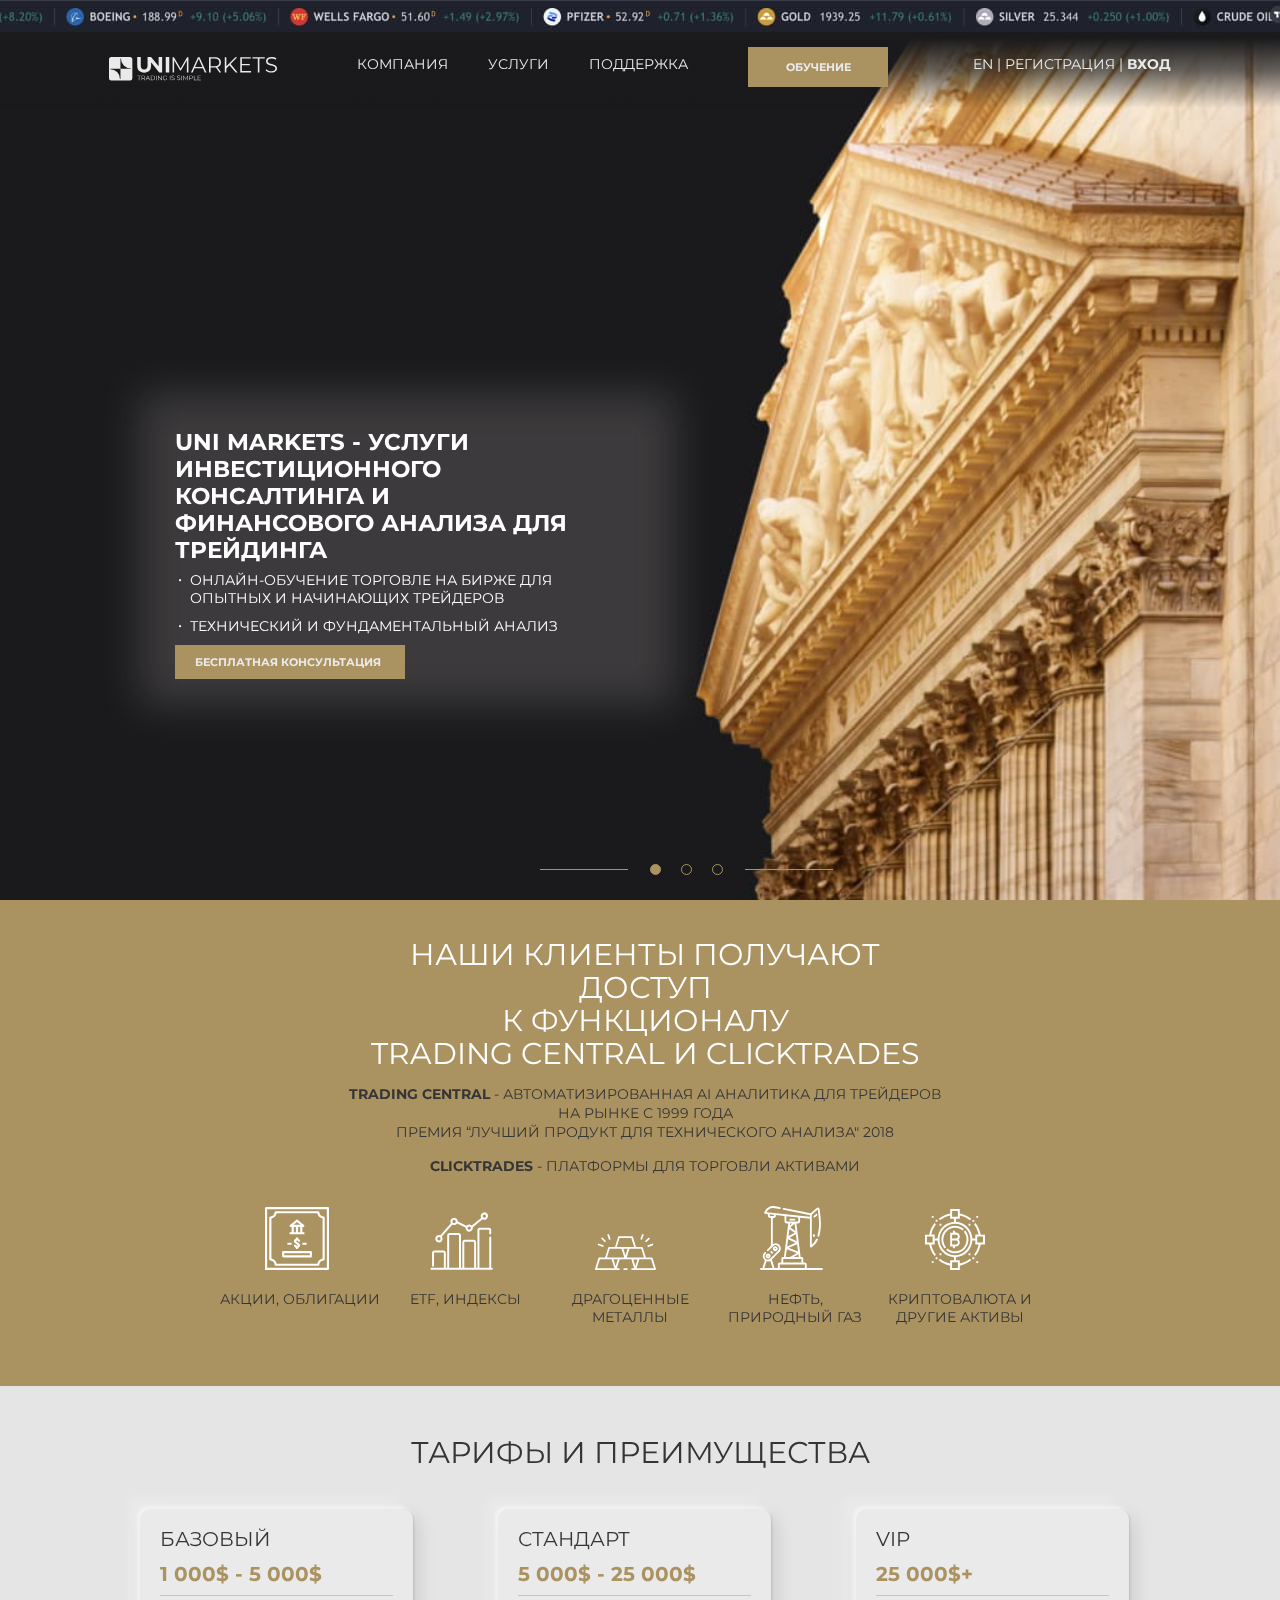
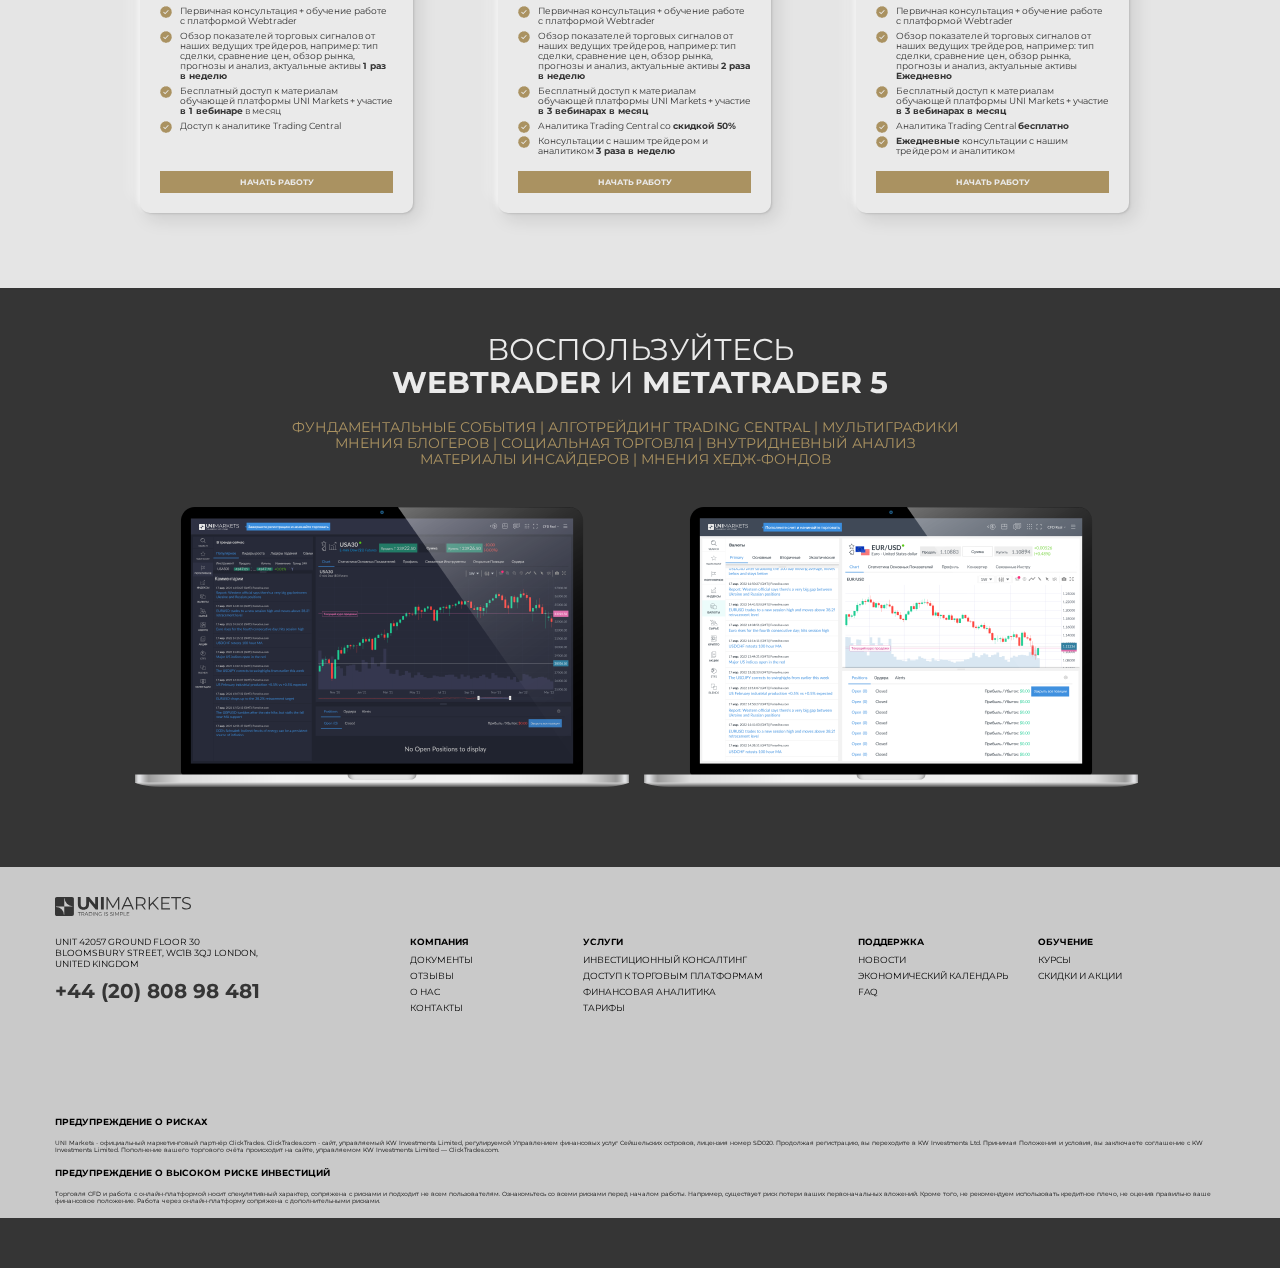
<file: index.html>
<!DOCTYPE html>
<html lang="en">

<head>
    <meta charset="UTF-8">
    <meta http-equiv="X-UA-Compatible" content="IE=edge">
    <meta name="viewport" content="width=device-width, initial-scale=1.0">
    <link rel="shortcut icon" href="images/icon.png" type="image/png">
    <title>UNI Markets</title>
    <link href="https://fonts.googleapis.com/css2?family=Montserrat:wght@400;700&display=swap" rel="stylesheet">
    <link rel="stylesheet" href="css/style.min.css">
</head>

<body>

    <header class="header">
        <div class="course"></div>
        <div class="header__top">
            <div class="header__top-inner">
                <div class="logo">
                    <a class="logo__link" href="index.html">
                        <img class="logo__img" src="images/logo.svg" alt="logo">
                    </a>
                </div>
                <nav class="menu">
                    <ul class="menu__list">
                        <li class="menu__list-item">
                            <a class="menu__link" href="tariff.html">Компания</a>
                        </li>
                        <li class="menu__list-item">
                            <a class="menu__link" href="about-us.html">Услуги</a>
                        </li>
                        <li class="menu__list-item">
                            <a class="menu__link" href="#">Поддержка</a>
                        </li>
                    </ul>
                </nav>
                <button class="header__btn" type="button">ОБУЧЕНИЕ</button>
                <div class="registration">
                    <a class="registration__link" href="#">EN | регистрация | <span>ВХОД</span></a>
                </div>
            </div>
            <button class="menu-btn">
                <img src="images/menu-btn.svg" alt="">
            </button>
        </div>
        <div class="header__slider">
            <div class="header__slider-item header__slider-item--1">
                <div class="header__slider-bg"></div>
                <div class="header__slider-box">
                    <h1 class="header__slider-title">
                        UNI Markets - услуги инвестиционного консалтинга
                        и финансового анализа
                        для трейдинга
                    </h1>
                    <p class="header__slider-text">онлайн-обучение торговле на бирже для опытных и начинающих
                        трейдеров
                    </p>
                    <p class="header__slider-text">Технический и фундаментальный анализ</p>
                    <button class="header__slider-btn" type="button">Бесплатная консультация</button>
                </div>
            </div>
            <div class="header__slider-item header__slider-item--2">
                <div class="header__slider-bg"></div>
                <div class="header__slider-box">
                    <p class="header__slider-name">
                        Консультации от трейдеров с опытом от 8 лет
                    </p>
                    <h1 class="header__slider-title">
                        Бесплатная консультация
                    </h1>
                    <p class="header__slider-text">Персональные консультации от экспертов и трейдеров.
                    </p>
                    <p class="header__slider-text">Онлайн-обучение торговле на бирже для опытных и начинающих
                        трейдеров.
                    </p>
                    <button class="header__slider-btn" type="button">ЗАЯВКА НА ОБУЧЕНИЕ</button>
                </div>
            </div>
            <div class="header__slider-item header__slider-item--3">
                <div class="header__slider-bg"></div>
                <div class="header__slider-box">
                    <h1 class="header__slider-title">
                        Доступ
                        к аналитической платформе
                    </h1>
                    <p class="header__slider-text">экспертная аналитика
                    </p>
                    <p class="header__slider-text">удобные инструменты анализа</p>
                    <button class="header__slider-btn" type="button">ПОДРОБНЕЕ</button>
                </div>
            </div>
        </div>

    </header>
    <main class="main">
        <section class="functional">
            <div class="container">
                <div class="functional__inner">
                    <h2 class="functional__title">
                        Наши клиенты получают доступ <br>
                        к функционалу <br>
                        Trading Central и Clicktrades
                    </h2>
                    <div class="functional__text">
                        <p><span>Trading Central</span> - автоматизированная AI аналитика для трейдеров <br>
                            На рынке с 1999 года <br>
                            Премия “Лучший продукт для технического анализа" 2018</p>
                        <p><span>Clicktrades</span> - платформы для торговли активами</p>
                    </div>
                    <div class="functional__items">
                        <div class="functional__item">
                            <a class="functional__item-link" href="#">
                                <img class="functional__item-img" src="images/functional-img-1.svg" alt="">
                                <h3 class="functional__item-name">акции,
                                    облигации</h3>
                            </a>

                        </div>
                        <div class="functional__item">
                            <a class="functional__item-link" href="#">
                                <img class="functional__item-img" src="images/functional-img-2.svg" alt="">
                                <h3 class="functional__item-name">ETF,
                                    индексы</h3>
                            </a>

                        </div>
                        <div class="functional__item">
                            <a class="functional__item-link" href="#">
                                <img class="functional__item-img" src="images/functional-img-3.svg" alt="">
                                <h3 class="functional__item-name">драгоценные
                                    металлы</h3>
                            </a>

                        </div>
                        <div class="functional__item">
                            <a class="functional__item-link" href="#">
                                <img class="functional__item-img" src="images/functional-img-4.svg" alt="">
                                <h3 class="functional__item-name">нефть,
                                    природный газ</h3>
                            </a>

                        </div>
                        <div class="functional__item">
                            <a class="functional__item-link" href="#">
                                <img class="functional__item-img" src="images/functional-img-5.svg" alt="">
                                <h3 class="functional__item-name">криптовалюта и другие активы</h3>
                            </a>
                        </div>
                    </div>
                </div>
            </div>
        </section>
        <section class="benefit">
            <div class="container">
                <div class="benefit__inner">
                    <h2 class="benefit__title">
                        ТАРИФЫ И ПРЕИМУЩЕСТВА
                    </h2>
                    <div class="benefit__items">
                        <div class="benefit__item">
                            <h4 class="benefit__item-name">Базовый</h4>
                            <p class="benefit__item-price">1 000$ - 5 000$</p>
                            <p class="benefit__item-text">Первичная консультация + обучение работе с платформой
                                Webtrader
                            </p>
                            <p class="benefit__item-text">Обзор показателей торговых сигналов
                                от наших ведущих трейдеров, например: тип сделки, сравнение цен, обзор рынка, прогнозы и
                                анализ,
                                актуальные активы
                                <span>1 раз в неделю</span>
                            </p>
                            <p class="benefit__item-text">Бесплатный доступ к материалам обучающей платформы UNI Markets
                                + участие <span>в 1 вебинаре</span> в месяц</p>
                            <p class="benefit__item-text">Доступ к аналитике Trading Central</p>
                            <button class="benefit__btn benefit__btn-first">НАЧАТЬ РАБОТУ</button>
                        </div>
                        <div class="benefit__item">
                            <h4 class="benefit__item-name">СТАНДАРТ</h4>
                            <p class="benefit__item-price">5 000$ - 25 000$</p>
                            <p class="benefit__item-text">Первичная консультация + обучение работе с платформой
                                Webtrader
                            </p>
                            <p class="benefit__item-text">Обзор показателей торговых сигналов от наших ведущих
                                трейдеров,
                                например: тип сделки, сравнение цен, обзор рынка, прогнозы и анализ, актуальные активы
                                <span>2 раза в неделю</span>
                            </p>
                            <p class="benefit__item-text">Бесплатный доступ к материалам обучающей платформы UNI Markets
                                + участие <span>в 3 вебинарах в месяц</span></p>
                            <p class="benefit__item-text">Аналитика Trading Central со <span>скидкой 50%</span></p>
                            <p class="benefit__item-text">Консультации с нашим трейдером и аналитиком <span>3 раза в
                                    неделю</span></p>
                            <button class="benefit__btn">НАЧАТЬ РАБОТУ</button>
                        </div>
                        <div class="benefit__item">
                            <h4 class="benefit__item-name">VIP</h4>
                            <p class="benefit__item-price">25 000$+</p>
                            <p class="benefit__item-text">Первичная консультация + обучение работе с платформой
                                Webtrader
                            </p>
                            <p class="benefit__item-text">Обзор показателей торговых сигналов от наших ведущих
                                трейдеров,
                                например: тип сделки, сравнение цен, обзор рынка, прогнозы и анализ, актуальные активы
                                <span>Ежедневно</span>
                            </p>
                            <p class="benefit__item-text">Бесплатный доступ к материалам обучающей платформы UNI Markets
                                + участие <span>в 3 вебинарах в месяц</span></p>
                            <p class="benefit__item-text">Аналитика Trading Central <span>бесплатно</span></p>
                            <p class="benefit__item-text"><span>Ежедневные</span> консультации с нашим трейдером и
                                аналитиком</p>
                            <button class="benefit__btn">НАЧАТЬ РАБОТУ</button>
                        </div>
                    </div>
                </div>
            </div>
        </section>
        <section class="use">
            <div class="container">
                <div class="use__inner">
                    <h2 class="use__title">
                        Воспользуйтесь <span>WEBTRADER</span> и <span>METATRADER 5</span>
                    </h2>
                    <p class="use__text">
                        фундаментальные события | алготрейдинг Trading Central | мультиграфики
                        мнения блогеров | социальная торговля | внутридневный анализ
                        материалы инсайдеров | мнения хедж-фондов
                    </p>
                    <div class="use__items">
                        <a class="use__item use__item--1" href="#">
                            <img class="use__item-img" src="images/use-img-1.png" alt="">
                            <h3 class="use__item-name">WEBTRADER</h3>
                        </a>
                        <a class="use__item use__item--2" href="#">
                            <img class="use__item-img" src="images/use-img-2.png" alt="">
                            <h3 class="use__item-name">METATRADER 5</h3>
                        </a>
                    </div>
                </div>
            </div>
        </section>
    </main>
    <footer class="footer">
        <div class="container">
            <div class="footer__inner">
                <div class="footer__logo">
                    <a class="footer__logo-link" href="#">
                        <img class="footer__logo-img" src="images/footer-logo.svg" alt="">
                    </a>
                </div>
                <div class="footer__content">
                    <div class="footer__content-info">
                        <div class="footer__adress">
                            <p class="footer__adress-text">Unit 42057 Ground Floor
                                30 Bloomsbury Street, WC1B 3QJ
                                London, United Kingdom</p>
                        </div>
                        <div class="footer__phone">
                            <a class="footer__phone-text" href="tel=442080898481">+44 (20) 808 98 481</a>
                        </div>
                    </div>
                    <div class="footer__items">
                        <div class="footer__item">
                            <h4 class="footer__item-name">
                                Компания
                            </h4>
                            <a class="footer__item-link" href="#">Документы</a>
                            <a class="footer__item-link" href="#">Отзывы</a>
                            <a class="footer__item-link" href="#">О наc</a>
                            <a class="footer__item-link" href="#">контакты</a>
                        </div>
                        <div class="footer__item">
                            <h4 class="footer__item-name">
                                Услуги
                            </h4>
                            <a class="footer__item-link" href="#">Инвестиционный консалтинг</a>
                            <a class="footer__item-link" href="#">Доступ к торговым платформам</a>
                            <a class="footer__item-link" href="#">Финансовая аналитика</a>
                            <a class="footer__item-link" href="#">тарифы</a>
                        </div>
                        <div class="footer__item">
                            <h4 class="footer__item-name">
                                Поддержка
                            </h4>
                            <a class="footer__item-link" href="#">новости</a>
                            <a class="footer__item-link" href="#">экономический календарь</a>
                            <a class="footer__item-link" href="#">FAQ</a>
                        </div>
                        <div class="footer__item">
                            <h4 class="footer__item-name">
                                ОБУЧЕНИЕ
                            </h4>
                            <a class="footer__item-link" href="#">курсы </a>
                            <a class="footer__item-link" href="#">скидки и акции</a>
                        </div>
                    </div>
                </div>
                <div class="footer__descripton">
                    <div class="footer__descripton-items">
                        <div class="footer__descripton-item">
                            <h4 class="footer__descripton-title">ПРЕДУПРЕЖДЕНИЕ О РИСКАХ</h4>
                            <p class="footer__descripton-text">UNI Markets - официальный маркетинговый партнёр
                                ClickTrades. ClickTrades.com - сайт, управляемый KW Investments Limited, регулируемой
                                Управлением финансовых услуг Сейшельских островов, лицензия номер SD020. Продолжая
                                регистрацию, вы переходите в KW Investments Ltd. Принимая Положения и условия, вы
                                заключаете соглашение с KW Investments Limited. Пополнение вашего торгового счёта
                                происходит на сайте, управляемом KW Investments Limited — ClickTrades.com.</p>
                        </div>
                        <div class="footer__descripton-item">
                            <h4 class="footer__descripton-title">ПРЕДУПРЕЖДЕНИЕ О ВЫСОКОМ РИСКЕ ИНВЕСТИЦИЙ</h4>
                            <p class="footer__descripton-text">Торговля CFD и работа с онлайн-платформой носит
                                спекулятивный характер, сопряжена с рисками и подходит не всем пользователям.
                                Ознакомьтесь со всеми рисками перед началом работы. Например, существует риск потери
                                ваших первоначальных вложений. Кроме того, не рекомендуем использовать кредитное плечо,
                                не оценив правильно ваше финансовое положение. Работа через онлайн-платформу сопряжена с
                                дополнительными рисками.</p>
                        </div>
                    </div>
                </div>
            </div>
        </div>
        <div class="footer__end"></div>
    </footer>

    <script src="js/main.min.js"></script>
</body>

</html>
</file>
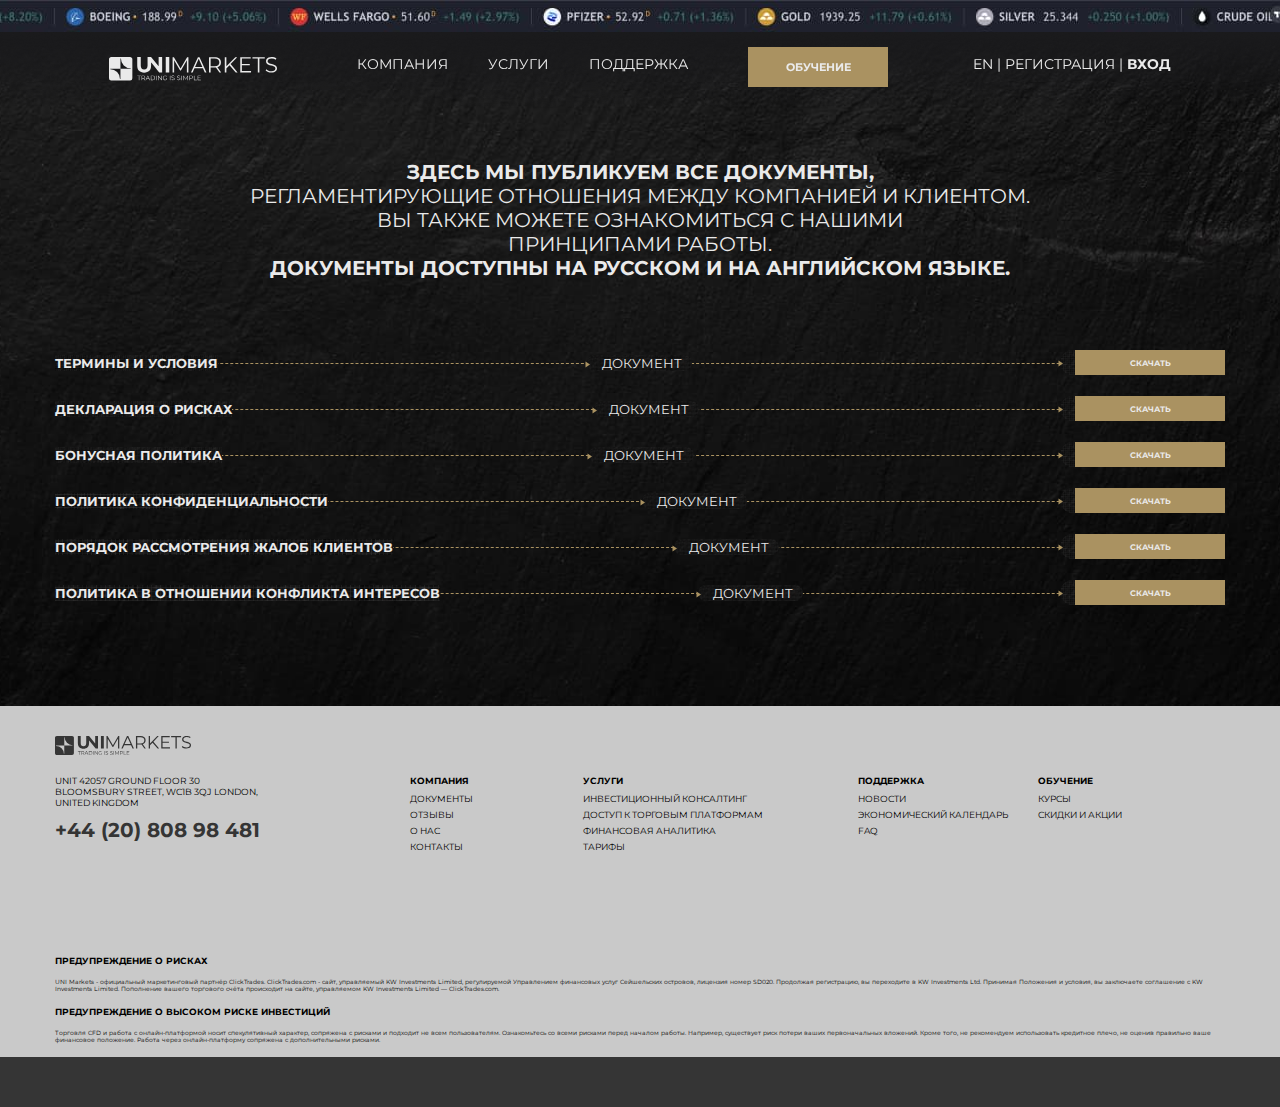
<file: document.html>
<!DOCTYPE html>
<html lang="en">

<head>
    <meta charset="UTF-8">
    <meta http-equiv="X-UA-Compatible" content="IE=edge">
    <meta name="viewport" content="width=device-width, initial-scale=1.0">
    <link rel="shortcut icon" href="images/icon.png" type="image/png">
    <title>UNI Markets | Document</title>
    <link href="https://fonts.googleapis.com/css2?family=Montserrat:wght@400;700&display=swap" rel="stylesheet">
    <link rel="stylesheet" href="css/style.min.css">
</head>

<body>

    <header class="header">
        <div class="course"></div>
        <div class="header__top">
            <div class="header__top-inner">
                <div class="logo">
                    <a class="logo__link" href="index.html">
                        <img class="logo__img" src="images/logo.svg" alt="logo">
                    </a>
                </div>
                <div class="menu">
                    <ul class="menu__list">
                        <li class="menu__list-item">
                            <a class="menu__link" href="tariff.html">Компания</a>
                        </li>
                        <li class="menu__list-item">
                            <a class="menu__link" href="about-us.html">Услуги</a>
                        </li>
                        <li class="menu__list-item">
                            <a class="menu__link" href="document.html">Поддержка</a>
                        </li>
                    </ul>
                </div>
                <button class="header__btn" type="button">ОБУЧЕНИЕ</button>
                <div class="registration">
                    <a class="registration__link" href="#">EN | регистрация | <span>ВХОД</span></a>
                </div>
            </div>
            <button class="menu-btn">
                <img src="images/menu-btn.svg" alt="">
            </button>
        </div>
    </header>
    <main class="main">
        <section class="document">
            <div class="container">
                <div class="document__info">
                    <h1 class="document__title">Здесь мы публикуем все документы,</h1>
                    <h2 class="document__descr">регламентирующие отношения между компанией и клиентом.
                        Вы также можете ознакомиться с нашими <br>
                        принципами работы.</h2>
                    <p class="document__text">Документы доступны на русском и на английском языке.</p>
                </div>
                <div class="document__items">
                    <div class="document__item">
                        <h3 class="document__item-name">Термины и условия</h3>
                        <p class="document__item-text">Документ</p>
                        <div class="document__item-btn">
                            <button>Скачать</button>
                        </div>
                    </div>
                    <div class="document__line"></div>
                    <div class="document__item">
                        <h3 class="document__item-name">Декларация о рисках</h3>
                        <p class="document__item-text">Документ</p>
                        <div class="document__item-btn">
                            <button>Скачать</button>
                        </div>
                    </div>
                    <div class="document__line"></div>
                    <div class="document__item">
                        <h3 class="document__item-name">Бонусная политика</h3>
                        <p class="document__item-text">Документ</p>
                        <div class="document__item-btn">
                            <button>Скачать</button>
                        </div>
                    </div>
                    <div class="document__line"></div>
                    <div class="document__item">
                        <h3 class="document__item-name">Политика конфиденциальности</h3>
                        <p class="document__item-text">Документ</p>
                        <div class="document__item-btn">
                            <button>Скачать</button>
                        </div>
                    </div>
                    <div class="document__line"></div>
                    <div class="document__item">
                        <h3 class="document__item-name">Порядок рассмотрения жалоб клиентов</h3>
                        <p class="document__item-text">Документ</p>
                        <div class="document__item-btn">
                            <button>Скачать</button>
                        </div>
                    </div>
                    <div class="document__line"></div>
                    <div class="document__item">
                        <h3 class="document__item-name">Политика в отношении конфликта интересов</h3>
                        <p class="document__item-text">Документ</p>
                        <div class="document__item-btn">
                            <button>Скачать</button>
                        </div>
                    </div>
                    <div class="document__line"></div>
                </div>
            </div>
        </section>
    </main>
    <footer class="footer">
        <div class="container">
            <div class="footer__inner">
                <div class="footer__logo">
                    <a class="footer__logo-link" href="#">
                        <img class="footer__logo-img" src="images/footer-logo.svg" alt=""></img>
                    </a>
                </div>
                <div class="footer__content">
                    <div class="footer__content-info">
                        <div class="footer__adress">
                            <p class="footer__adress-text">Unit 42057 Ground Floor
                                30 Bloomsbury Street, WC1B 3QJ
                                London, United Kingdom</p>
                        </div>
                        <div class="footer__phone">
                            <a class="footer__phone-text" href="tel=442080898481">+44 (20) 808 98 481</a>
                        </div>
                    </div>
                    <div class="footer__items">
                        <div class="footer__item">
                            <h4 class="footer__item-name">
                                Компания
                            </h4>
                            <a class="footer__item-link" href="#">Документы</a>
                            <a class="footer__item-link" href="#">Отзывы</a>
                            <a class="footer__item-link" href="#">О наc</a>
                            <a class="footer__item-link" href="#">контакты</a>
                        </div>
                        <div class="footer__item">
                            <h4 class="footer__item-name">
                                Услуги
                            </h4>
                            <a class="footer__item-link" href="#">Инвестиционный консалтинг</a>
                            <a class="footer__item-link" href="#">Доступ к торговым платформам</a>
                            <a class="footer__item-link" href="#">Финансовая аналитика</a>
                            <a class="footer__item-link" href="#">тарифы</a>
                        </div>
                        <div class="footer__item">
                            <h4 class="footer__item-name">
                                Поддержка
                            </h4>
                            <a class="footer__item-link" href="#">новости</a>
                            <a class="footer__item-link" href="#">экономический календарь</a>
                            <a class="footer__item-link" href="#">FAQ</a>
                        </div>
                        <div class="footer__item">
                            <h4 class="footer__item-name">
                                ОБУЧЕНИЕ
                            </h4>
                            <a class="footer__item-link" href="#">курсы </a>
                            <a class="footer__item-link" href="#">скидки и акции</a>
                        </div>
                    </div>
                </div>
                <div class="footer__descripton">
                    <div class="footer__descripton-items">
                        <div class="footer__descripton-item">
                            <h4 class="footer__descripton-title">ПРЕДУПРЕЖДЕНИЕ О РИСКАХ</h4>
                            <p class="footer__descripton-text">UNI Markets - официальный маркетинговый партнёр
                                ClickTrades. ClickTrades.com - сайт, управляемый KW Investments Limited, регулируемой
                                Управлением финансовых услуг Сейшельских островов, лицензия номер SD020. Продолжая
                                регистрацию, вы переходите в KW Investments Ltd. Принимая Положения и условия, вы
                                заключаете соглашение с KW Investments Limited. Пополнение вашего торгового счёта
                                происходит на сайте, управляемом KW Investments Limited — ClickTrades.com.</p>
                        </div>
                        <div class="footer__descripton-item">
                            <h4 class="footer__descripton-title">ПРЕДУПРЕЖДЕНИЕ О ВЫСОКОМ РИСКЕ ИНВЕСТИЦИЙ</h4>
                            <p class="footer__descripton-text">Торговля CFD и работа с онлайн-платформой носит
                                спекулятивный характер, сопряжена с рисками и подходит не всем пользователям.
                                Ознакомьтесь со всеми рисками перед началом работы. Например, существует риск потери
                                ваших первоначальных вложений. Кроме того, не рекомендуем использовать кредитное плечо,
                                не оценив правильно ваше финансовое положение. Работа через онлайн-платформу сопряжена с
                                дополнительными рисками.</p>
                        </div>
                    </div>
                </div>
            </div>
        </div>
        <div class="footer__end"></div>
    </footer>

    <script src="js/main.min.js"></script>
</body>

</html>
</file>
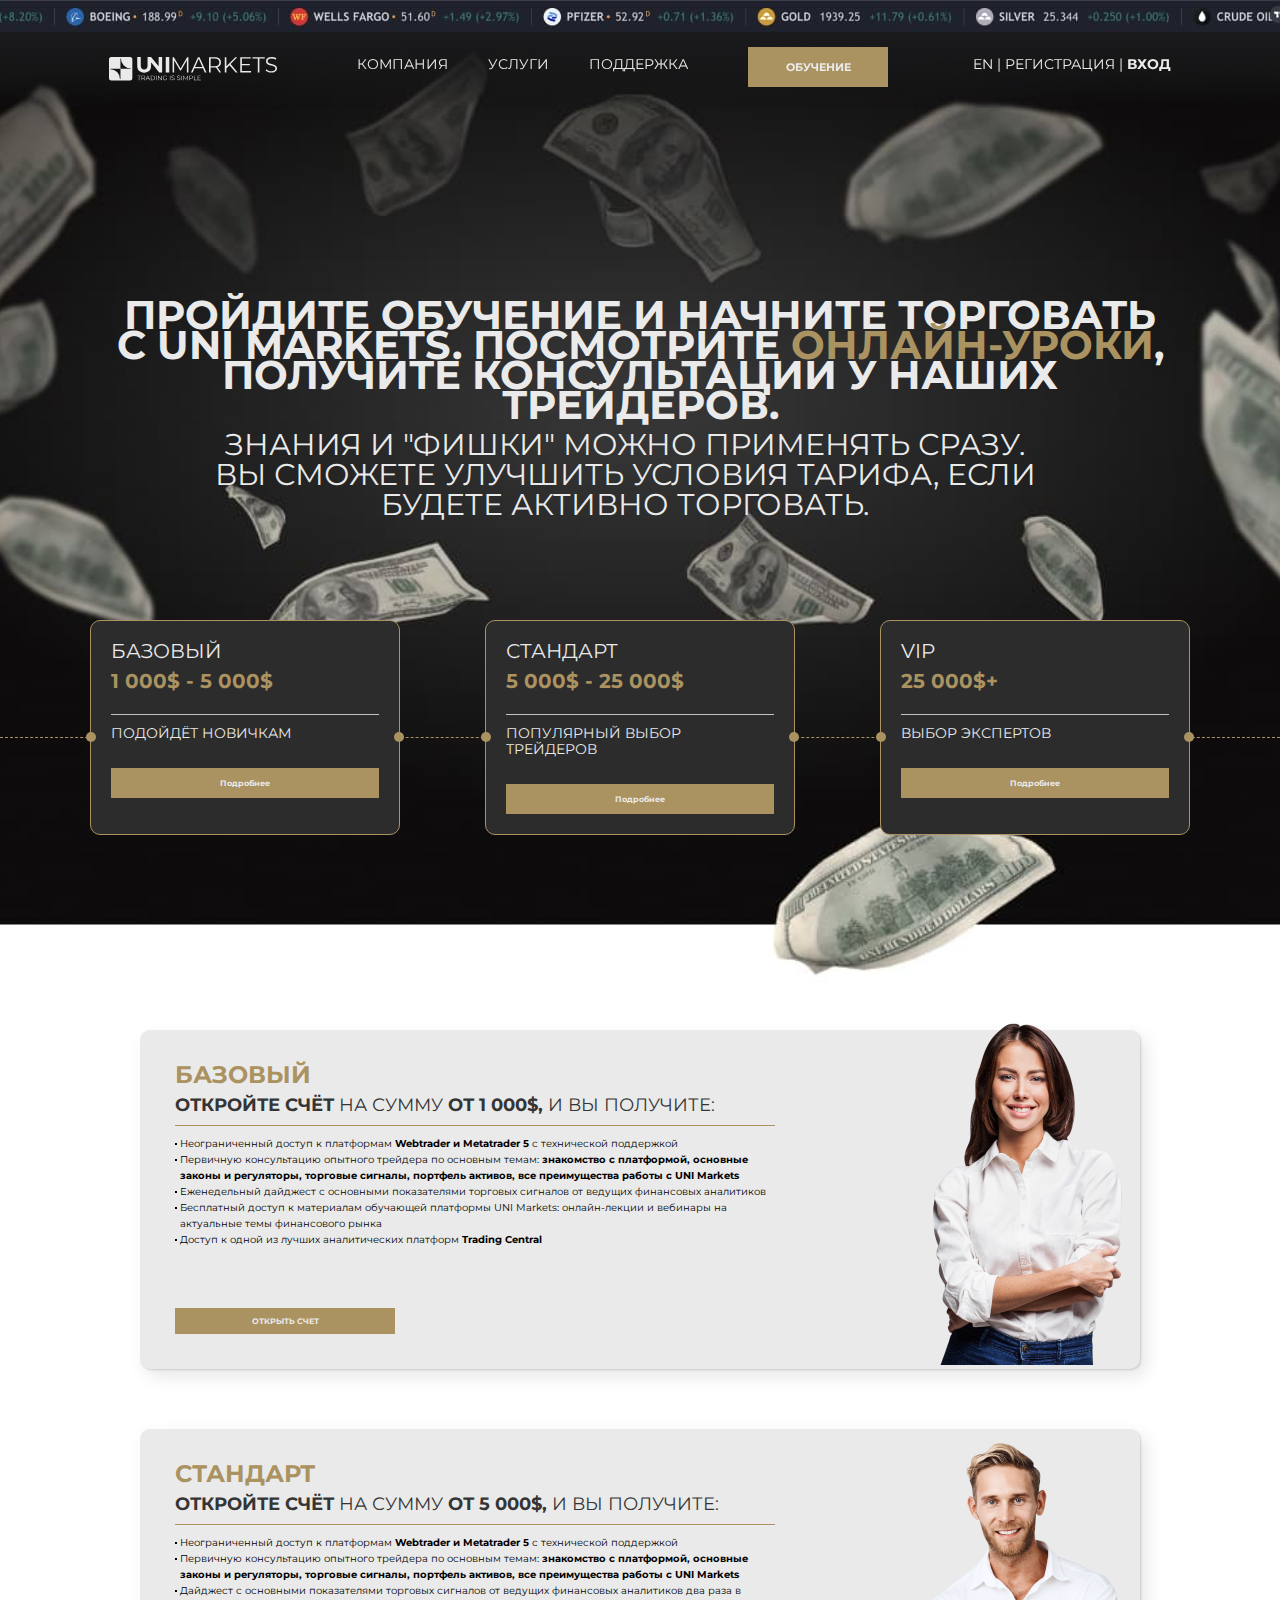
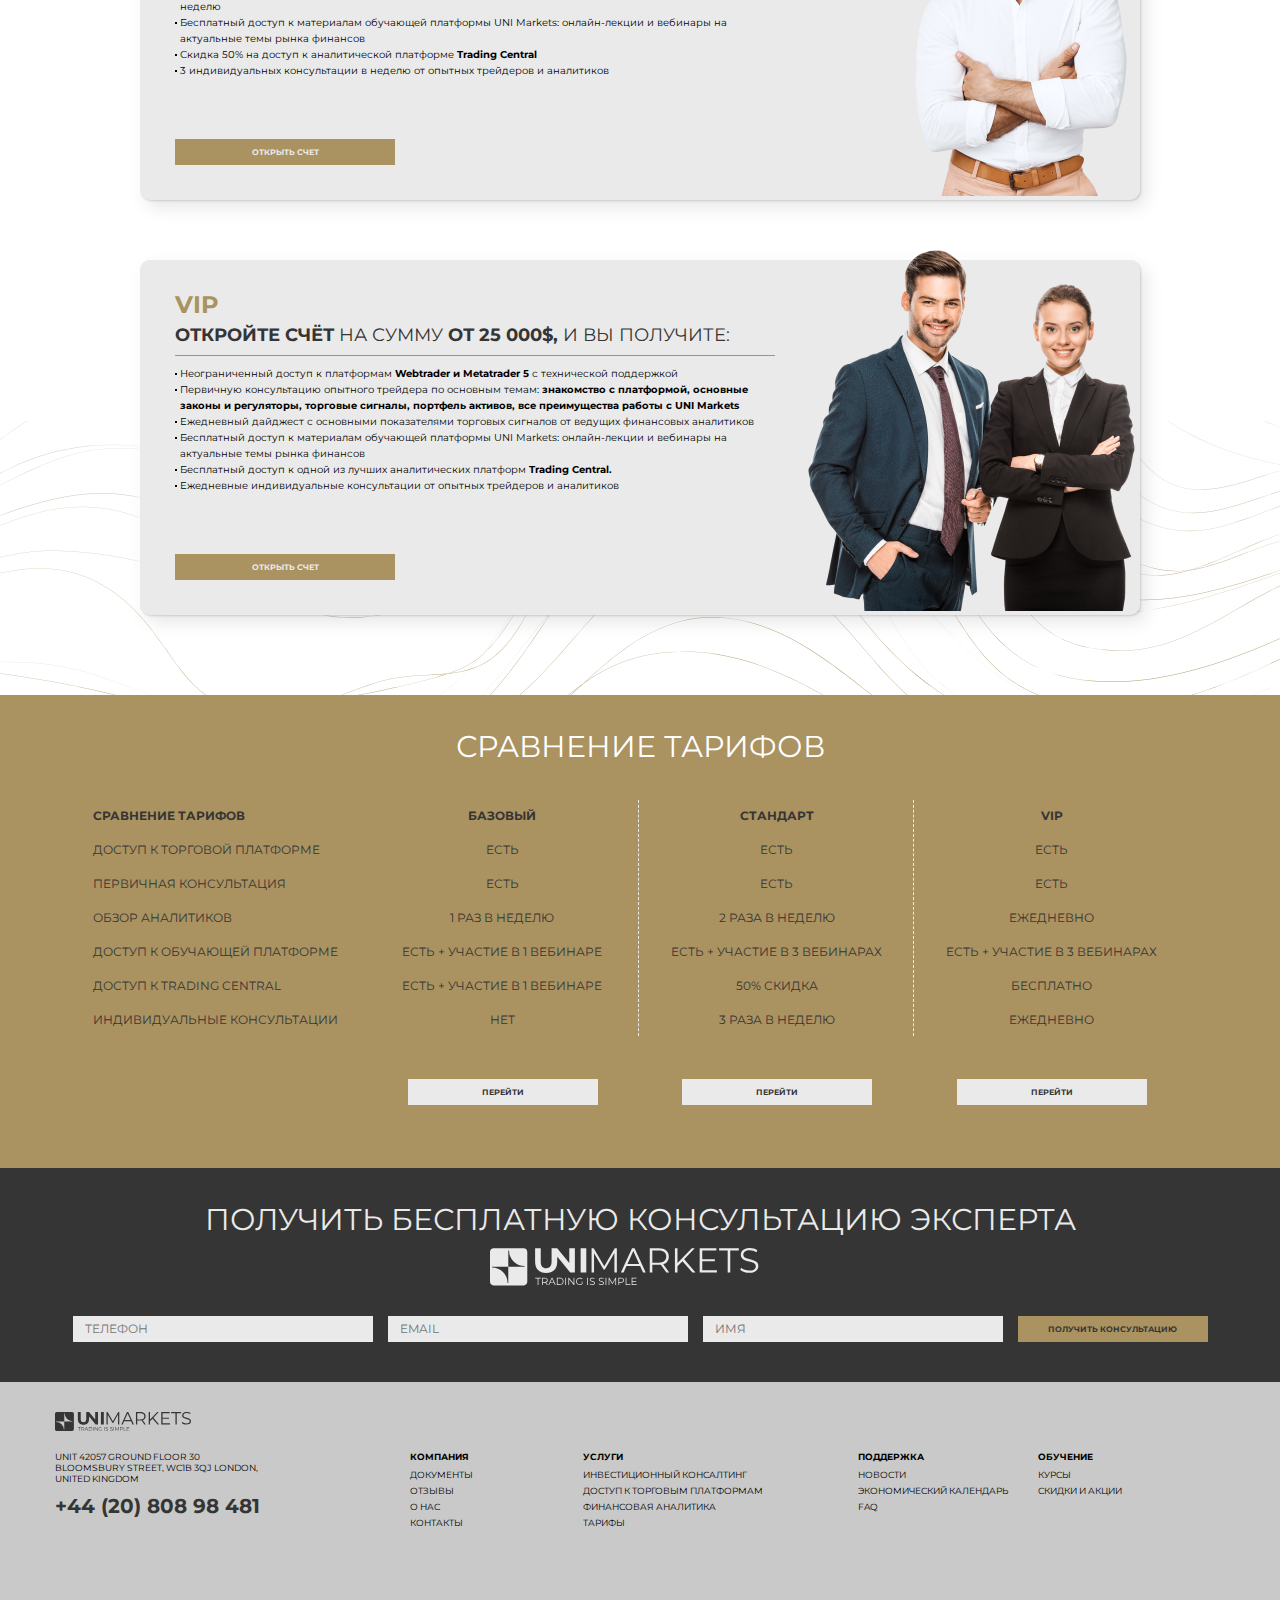
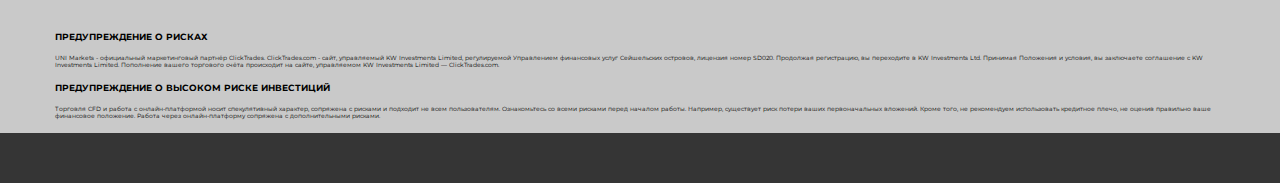
<file: tariff.html>
<!DOCTYPE html>
<html lang="en">

<head>
    <meta charset="UTF-8">
    <meta http-equiv="X-UA-Compatible" content="IE=edge">
    <meta name="viewport" content="width=device-width, initial-scale=1.0">
    <link rel="shortcut icon" href="images/icon.png" type="image/png">
    <title>UNI Markets | Tariff</title>
    <link href="https://fonts.googleapis.com/css2?family=Montserrat:wght@400;700&display=swap" rel="stylesheet">
    <link rel="stylesheet" href="css/style.min.css">
</head>

<body>

    <header class="header">
        <div class="course"></div>
        <div class="header__top">
            <div class="header__top-inner">
                <div class="logo">
                    <a class="logo__link" href="index.html">
                        <img class="logo__img" src="images/logo.svg" alt="logo">
                    </a>
                </div>
                <div class="menu">
                    <ul class="menu__list">
                        <li class="menu__list-item">
                            <a class="menu__link" href="tariff.html">Компания</a>
                        </li>
                        <li class="menu__list-item">
                            <a class="menu__link" href="about-us.html">Услуги</a>
                        </li>
                        <li class="menu__list-item">
                            <a class="menu__link" href="document.html">Поддержка</a>
                        </li>
                    </ul>
                </div>
                <button class="header__btn" type="button">ОБУЧЕНИЕ</button>
                <div class="registration">
                    <a class="registration__link" href="#">EN | регистрация | <span>ВХОД</span></a>
                </div>
            </div>
            <button class="menu-btn">
                <img src="images/menu-btn.svg" alt="">
            </button>
        </div>
    </header>
    <main class="main">
        <section class="choice">
            <div class="choice__title">
                <h1 class="choice__title-text">Пройдите обучение и начните торговать с UNI Markets. Посмотрите <span>
                        онлайн-уроки</span>, получите консультации
                    у наших трейдеров. </h1>
                <h2 class="choice__title-text">Знания и "фишки" можно применять сразу.
                    Вы сможете улучшить условия тарифа, если будете активно торговать. </h2>
            </div>
            <div class="choice__items">
                <div class="choice__item choice__item--1">
                    <h2 class="choice__item-name">Базовый</h2>
                    <h3 class="choice__item-price">1 000$ - 5 000$</h3>
                    <p class="choice__item-text">Подойдёт новичкам</p>
                    <button class="choice__item-btn">Подробнее</button>
                </div>
                <div class="choice__item">
                    <h2 class="choice__item-name">СТАНДАРТ</h2>
                    <h3 class="choice__item-price">5 000$ - 25 000$</h3>
                    <p class="choice__item-text">Популярный выбор трейдеров</p>
                    <button class="choice__item-btn">Подробнее</button>
                </div>
                <div class="choice__item choice__item--2">
                    <h2 class="choice__item-name">VIP</h2>
                    <h3 class="choice__item-price">25 000$+</h3>
                    <p class="choice__item-text">Выбор экспертов</p>
                    <button class="choice__item-btn">Подробнее</button>
                </div>
            </div>
            <div class="choice__line"></div>
        </section>
        <section class="rates">
            <div class="rates__items">
                <div class="rates__item rates__item--1">
                    <h2 class="rates__item-name">БАЗОВЫЙ</h2>
                    <h3 class="rates__item-info"><span>Откройте счёт</span> на сумму <span>от 1 000$,</span> и вы получите:</h3>
                    <p class="rates__item-text">Неограниченный доступ к платформам <span> Webtrader и Metatrader 5</span> с
                        технической поддержкой</p>
                    <p class="rates__item-text">
                        Первичную консультацию опытного трейдера по основным темам: <span>знакомство с платформой, основные
                        законы и регуляторы, торговые сигналы, портфель активов, все преимущества работы с UNI Markets</span>
                    </p>
                    <p class="rates__item-text">Еженедельный дайджест с основными показателями торговых сигналов от
                        ведущих финансовых аналитиков</p>
                    <p class="rates__item-text">Бесплатный доступ к материалам обучающей платформы UNI Markets:
                        онлайн-лекции и вебинары на актуальные темы финансового рынка</p>
                    <p class="rates__item-text">Доступ к одной из лучших аналитических платформ <span>Trading Central</span> </p>
                    <button class="rates__item-btn">ОТКРЫТЬ СЧЕТ</button>
                </div>
                <div class="rates__item rates__item--2">
                    <h2 class="rates__item-name">СТАНДАРТ</h2>
                    <h3 class="rates__item-info"><span>Откройте счёт</span> на сумму <span>от 5 000$,</span> и вы получите:</h3>
                    <p class="rates__item-text">Неограниченный доступ к платформам <span>Webtrader и Metatrader 5</span> с
                        технической поддержкой</p>
                    <p class="rates__item-text">Первичную консультацию опытного трейдера по основным темам: <span>знакомство с
                        платформой, основные законы и регуляторы, торговые сигналы, портфель активов, все преимущества
                        работы с UNI Markets</span></p>
                    <p class="rates__item-text">Дайджест с основными показателями торговых сигналов от ведущих
                        финансовых аналитиков два раза в неделю</p>
                    <p class="rates__item-text">Бесплатный доступ к материалам обучающей платформы UNI Markets:
                        онлайн-лекции и вебинары на актуальные темы рынка финансов</p>
                    <p class="rates__item-text">Скидка 50% на доступ к аналитической платформе <span>Trading Central</span></p>
                    <p class="rates__item-text">3 индивидуальных консультации в неделю от опытных трейдеров и аналитиков
                    </p>
                    <button class="rates__item-btn">ОТКРЫТЬ СЧЕТ</button>
                </div>
                <div class="rates__item rates__item--3">
                    <h2 class="rates__item-name">VIP</h2>
                    <h3 class="rates__item-info"><span>Откройте счёт</span> на сумму <span>от 25 000$,</span> и вы получите:</h3>
                    <p class="rates__item-text">Неограниченный доступ к платформам <span>Webtrader и Metatrader 5</span> с
                        технической поддержкой</p>
                    <p class="rates__item-text">Первичную консультацию опытного трейдера по основным темам: <span>знакомство с
                        платформой, основные законы и регуляторы, торговые сигналы, портфель активов, все преимущества
                        работы с UNI Markets</span></p>
                    <p class="rates__item-text">Ежедневный дайджест с основными показателями торговых сигналов от
                        ведущих финансовых аналитиков</p>
                    <p class="rates__item-text">Бесплатный доступ к материалам обучающей платформы UNI Markets:
                        онлайн-лекции и вeбинары на актуальные темы рынка финансов</p>
                    <p class="rates__item-text">Бесплатный доступ к одной из лучших аналитических платформ <span>Trading
                        Central.</span></p>
                    <p class="rates__item-text">Ежедневные индивидуальные консультации от опытных трейдеров и аналитиков
                    </p>
                    <button class="rates__item-btn">ОТКРЫТЬ СЧЕТ</button>
                </div>
            </div>
        </section>
        <section class="compare">
            <h2 class="compare__title"> Сравнение тарифов</h2>
            <table class="compare__table">
                <tr class="compare__table-line">
                    <td class="compare__table-title"> Сравнение тарифов</td>
                    <td class="compare__table-title">БАЗОВЫЙ</td>
                    <td class="compare__table-title">СТАНДАРТ</td>
                    <td class="compare__table-title">VIP</td>
                </tr>
                <tr class="compare__table-line">
                    <td class="compare__table-text">Доступ к торговой платформе </td>
                    <td class="compare__table-text">Есть</td>
                    <td class="compare__table-text">Есть</td>
                    <td class="compare__table-text">Есть</td>
                </tr>
                <tr class="compare__table-line">
                    <td class="compare__table-text">Первичная консультация </td>
                    <td class="compare__table-text">Есть</td>
                    <td class="compare__table-text">Есть</td>
                    <td class="compare__table-text">Есть</td>
                </tr>
                <tr class="compare__table-line">
                    <td class="compare__table-text">Обзор аналитиков </td>
                    <td class="compare__table-text">1 раз в неделю</td>
                    <td class="compare__table-text">2 раза в неделю</td>
                    <td class="compare__table-text">Ежедневно</td>
                </tr>
                <tr class="compare__table-line">
                    <td class="compare__table-text">Доступ к обучающей платформе</td>
                    <td class="compare__table-text">Есть + участие в 1 вебинаре </td>
                    <td class="compare__table-text">Есть + участие в 3 вебинарах</td>
                    <td class="compare__table-text">Есть + участие в 3 вебинарах </td>
                </tr>
                <tr class="compare__table-line">
                    <td class="compare__table-text">Доступ к Trading Central </td>
                    <td class="compare__table-text">Есть + участие в 1 вебинаре </td>
                    <td class="compare__table-text">50% скидка</td>
                    <td class="compare__table-text">Бесплатно</td>
                </tr>
                <tr class="compare__table-line">
                    <td class="compare__table-text">Индивидуальные консультации </td>
                    <td class="compare__table-text">Нет</td>
                    <td class="compare__table-text">3 раза в неделю</td>
                    <td class="compare__table-text">Ежедневно</td>
                </tr>
                <tr class="compare__table-line">
                    <td></td>
                    <td><button class="compare__table-btn">Перейти</button></td>
                    <td><button class="compare__table-btn">Перейти</button></td>
                    <td><button class="compare__table-btn">Перейти</button></td>
                </tr>
            </table>
        </section>
        <section class="consult">
            <h2 class="consult__title">Получить бесплатную консультацию эксперта</h2>
            <div class="consult__logo">
                <a class="consult__logo-link" href="#">
                    <img class="consult__logo-img" src="images/consult-logo.svg" alt=""></img>
                </a>
            </div>
            <form class="consult__form">
                <div class="consult__group">
                    <input class="consult__input" type="tel" placeholder="Телефон">
                    <label class="consult__label"></label>
                </div>
                <div class="consult__group">
                    <input class="consult__input" type="email" placeholder="Email">
                    <label class="consult__label"></label>
                </div>
                <div class="consult__group">
                    <input class="consult__input" type="text" placeholder="Имя">
                    <label class="consult__label"></label>
                </div>
                <button class="consult__btn" type="submit">Получить консультацию</button>
            </form>
        </section>
    </main>
    <footer class="footer">
        <div class="container">
            <div class="footer__inner">
                <div class="footer__logo">
                    <a class="footer__logo-link" href="#">
                        <img class="footer__logo-img" src="images/footer-logo.svg" alt=""></img>
                    </a>
                </div>
                <div class="footer__content">
                    <div class="footer__content-info">
                        <div class="footer__adress">
                            <p class="footer__adress-text">Unit 42057 Ground Floor
                                30 Bloomsbury Street, WC1B 3QJ
                                London, United Kingdom</p>
                        </div>
                        <div class="footer__phone">
                            <a class="footer__phone-text" href="tel=442080898481">+44 (20) 808 98 481</a>
                        </div>
                    </div>
                    <div class="footer__items">
                        <div class="footer__item">
                            <h4 class="footer__item-name">
                                Компания
                            </h4>
                            <a class="footer__item-link" href="#">Документы</a>
                            <a class="footer__item-link" href="#">Отзывы</a>
                            <a class="footer__item-link" href="#">О наc</a>
                            <a class="footer__item-link" href="#">контакты</a>
                        </div>
                        <div class="footer__item">
                            <h4 class="footer__item-name">
                                Услуги
                            </h4>
                            <a class="footer__item-link" href="#">Инвестиционный консалтинг</a>
                            <a class="footer__item-link" href="#">Доступ к торговым платформам</a>
                            <a class="footer__item-link" href="#">Финансовая аналитика</a>
                            <a class="footer__item-link" href="#">тарифы</a>
                        </div>
                        <div class="footer__item">
                            <h4 class="footer__item-name">
                                Поддержка
                            </h4>
                            <a class="footer__item-link" href="#">новости</a>
                            <a class="footer__item-link" href="#">экономический календарь</a>
                            <a class="footer__item-link" href="#">FAQ</a>
                        </div>
                        <div class="footer__item">
                            <h4 class="footer__item-name">
                                ОБУЧЕНИЕ
                            </h4>
                            <a class="footer__item-link" href="#">курсы </a>
                            <a class="footer__item-link" href="#">скидки и акции</a>
                        </div>
                    </div>
                </div>
                <div class="footer__descripton">
                    <div class="footer__descripton-items">
                        <div class="footer__descripton-item">
                            <h4 class="footer__descripton-title">ПРЕДУПРЕЖДЕНИЕ О РИСКАХ</h4>
                            <p class="footer__descripton-text">UNI Markets - официальный маркетинговый партнёр
                                ClickTrades. ClickTrades.com - сайт, управляемый KW Investments Limited, регулируемой
                                Управлением финансовых услуг Сейшельских островов, лицензия номер SD020. Продолжая
                                регистрацию, вы переходите в KW Investments Ltd. Принимая Положения и условия, вы
                                заключаете соглашение с KW Investments Limited. Пополнение вашего торгового счёта
                                происходит на сайте, управляемом KW Investments Limited — ClickTrades.com.</p>
                        </div>
                        <div class="footer__descripton-item">
                            <h4 class="footer__descripton-title">ПРЕДУПРЕЖДЕНИЕ О ВЫСОКОМ РИСКЕ ИНВЕСТИЦИЙ</h4>
                            <p class="footer__descripton-text">Торговля CFD и работа с онлайн-платформой носит
                                спекулятивный характер, сопряжена с рисками и подходит не всем пользователям.
                                Ознакомьтесь со всеми рисками перед началом работы. Например, существует риск потери
                                ваших первоначальных вложений. Кроме того, не рекомендуем использовать кредитное плечо,
                                не оценив правильно ваше финансовое положение. Работа через онлайн-платформу сопряжена с
                                дополнительными рисками.</p>
                        </div>
                    </div>
                </div>
            </div>
        </div>
        <div class="footer__end"></div>
    </footer>

    <script src="js/main.min.js"></script>
</body>

</html>
</file>
<file: css/style.min.css>
html{-webkit-box-sizing:border-box;box-sizing:border-box}*,*::after,*::before{-webkit-box-sizing:inherit;box-sizing:inherit}ul[class],ol[class]{padding:0}body,h1,h2,h3,h4,h5,h6,p,ul,ol,li,figure,figcaption,blockquote,dl,dd{margin:0}ul[class]{list-style:none}img{max-width:100%;display:block}input,button,textarea,select{font:inherit}a{text-decoration:none}.slick-slider{position:relative;display:block;-webkit-box-sizing:border-box;box-sizing:border-box;-webkit-touch-callout:none;-webkit-user-select:none;-moz-user-select:none;-ms-user-select:none;user-select:none;-ms-touch-action:pan-y;touch-action:pan-y;-webkit-tap-highlight-color:transparent}.slick-list{position:relative;overflow:hidden;display:block;margin:0;padding:0}.slick-list:focus{outline:none}.slick-list.dragging{cursor:pointer;cursor:hand}.slick-slider .slick-track,.slick-slider .slick-list{-webkit-transform:translate3d(0, 0, 0);-ms-transform:translate3d(0, 0, 0);transform:translate3d(0, 0, 0)}.slick-track{position:relative;left:0;top:0;display:block;margin-left:auto;margin-right:auto}.slick-track:before,.slick-track:after{content:"";display:table}.slick-track:after{clear:both}.slick-loading .slick-track{visibility:hidden}.slick-slide{float:left;height:100%;min-height:1px;display:none}[dir=rtl] .slick-slide{float:right}.slick-slide img{display:block}.slick-slide.slick-loading img{display:none}.slick-slide.dragging img{pointer-events:none}.slick-initialized .slick-slide{display:block}.slick-loading .slick-slide{visibility:hidden}.slick-vertical .slick-slide{display:block;height:auto;border:1px solid transparent}.slick-arrow.slick-hidden{display:none}html,body{height:100%}body{font-family:"Montserrat"}.wrapper{display:-webkit-box;display:-ms-flexbox;display:flex;-webkit-box-orient:vertical;-webkit-box-direction:normal;-ms-flex-direction:column;flex-direction:column;min-height:100%}body{display:-webkit-box;display:-ms-flexbox;display:flex;-webkit-box-pack:justify;-ms-flex-pack:justify;justify-content:space-between;-webkit-box-orient:vertical;-webkit-box-direction:normal;-ms-flex-direction:column;flex-direction:column}.main{-webkit-box-flex:1;-ms-flex:1 0 auto;flex:1 0 auto}.footer{-webkit-box-flex:0;-ms-flex:0 0 auto;flex:0 0 auto}.container{max-width:1200px;margin:0 auto;padding:0 15px}button{cursor:pointer}button:hover{-webkit-box-shadow:0px 0px 8px #aa9261;box-shadow:0px 0px 8px #aa9261}.header__top{position:fixed;top:32px;z-index:4;width:100vw}.header__top-inner{display:-webkit-box;display:-ms-flexbox;display:flex;height:83px;-webkit-box-pack:center;-ms-flex-pack:center;justify-content:center}.header__btn{margin-top:15px;margin-right:85px;font-weight:700;font-size:11px;text-transform:uppercase;color:#eaeaea;background:#aa9261;padding:9px 12px;height:40px;width:140px;border:none}.header__slider{overflow-x:hidden;margin-bottom:-31px}.header__slider-item{background-repeat:no-repeat;background-size:cover;background-position:right;height:100vh}.header__slider-item--1{background-image:url(../images/header-slider-1.jpg)}.header__slider-box{width:400px;position:absolute;bottom:225px;margin-left:175px}.header__slider-bg{background:rgba(200,189,189,.2);-webkit-filter:blur(20px);filter:blur(20px);height:310px;width:535px;margin-left:140px;bottom:200px;position:absolute;-webkit-backdrop-filter:blur(15px);backdrop-filter:blur(15px)}.header__slider-title{font-weight:700;font-size:23px;line-height:27px;text-transform:uppercase;color:#fff;margin-bottom:7px}.header__slider-text{font-weight:400;font-size:14px;line-height:18px;text-transform:uppercase;color:#fff;margin-bottom:10px;-webkit-transform:translateX(15px);-ms-transform:translateX(15px);transform:translateX(15px);position:relative}.header__slider-text+.header__slider-text__slider__text{margin-bottom:10px}.header__slider-text::before{content:"•";position:absolute;color:#fff;left:-12px;top:-1px;height:10px;width:10px;border-radius:50%}.header__slider-btn{color:#eaeaea;background:#aa9261;padding:10px 20px 10px 15px;border:none;font-weight:700;font-size:11px;text-transform:uppercase;width:230px}.header__slider-item--2{background-image:url(../images/header-slider-2.jpg)}.header__slider-name{font-weight:700;font-size:14px;line-height:18px;text-transform:uppercase;color:#eaeaea;margin:50px 0 20px;width:260px}.header__slider-item--3{background-image:url(../images/header-slider-3.jpg)}.header__slider-item--3 .header__slider-btn{margin-top:50px}.slick-dots{display:-webkit-box;display:-ms-flexbox;display:flex;position:absolute;bottom:50px;left:50%;position:relative}.slick-dots::before,.slick-dots::after{content:url(../images/dots-line.svg);position:absolute;bottom:11px;left:-100px}.slick-dots::after{left:105px}.slick-dots li{content:url(../images/dots.svg);cursor:pointer;width:11px;height:11px;margin:10px}.slick-dots li.slick-active{content:url(../images/dots-active.svg)}.course{background-image:url(../images/course.jpg);background-repeat:no-repeat;background-size:cover;background-position:center;width:100%;height:32px;position:fixed;z-index:2}.course::before{content:"";background-image:url(../images/header-shadow.png);top:32px;position:absolute;left:0;width:100%;height:83px}.logo{margin:25px 80px 0 0}.menu{margin-top:22px}.menu-btn{background:transparent;border:none;display:none}.menu-btn:hover{-webkit-box-shadow:none;box-shadow:none}.menu__list{display:-webkit-box;display:-ms-flexbox;display:flex}.menu__list-item{margin-right:40px}.menu__list-item:nth-last-child(1){margin-right:60px}.menu__link{color:#eaeaea;font-weight:400;font-size:14px;line-height:17px;text-transform:uppercase}.registration{margin-top:22px}.registration__link{font-weight:400;font-size:14px;line-height:17px;text-transform:uppercase;color:#eaeaea}.registration__link span{font-weight:700}.functional{background:#aa9261;margin-top:-10px}.functional__inner{width:600px;margin:auto;text-align:center}.functional__title{font-weight:400;font-size:30px;line-height:33px;color:#fff;text-transform:uppercase;padding-top:44px;margin-bottom:15px;width:610px}.functional__text{-webkit-transform:translateX(-45px);-ms-transform:translateX(-45px);transform:translateX(-45px);font-weight:400;font-size:14px;line-height:19px;text-transform:uppercase;color:#353535;width:700px}.functional__text p+p{margin-top:15px}.functional__text span{font-weight:700}.functional__items{display:-webkit-box;display:-ms-flexbox;display:flex;gap:15px;-webkit-box-pack:justify;-ms-flex-pack:justify;justify-content:space-between;-webkit-box-align:baseline;-ms-flex-align:baseline;align-items:baseline;-webkit-transform:translate(-75px);-ms-transform:translate(-75px);transform:translate(-75px);padding:30px 0 60px}.functional__item{min-width:150px}.functional__item-img{margin-bottom:20px}.functional__item-name{font-weight:400;font-size:14px;line-height:18px;text-transform:uppercase;color:#353535;margin-right:auto;width:160px;-webkit-transform:translateX(-45px);-ms-transform:translateX(-45px);transform:translateX(-45px)}.benefit{position:relative;background:#e5e5e5;padding:50px 0 75px}m .benefit::after{content:url(../images/benefit-bg.svg);position:absolute;width:1800px;height:300px;left:0;bottom:-110px;z-index:-1}.benefit__title{font-weight:400;font-size:30px;line-height:33px;text-transform:uppercase;text-align:center;color:#353535;margin-bottom:40px}.benefit__items{display:-webkit-box;display:-ms-flexbox;display:flex;margin:0;width:1000px}.benefit__item{background:#eaeaea;-webkit-box-shadow:1px 1px 2px rgba(100,100,100,.25),-2px -2px 5px rgba(255,255,255,.7),-13px -13px 11px rgba(255,255,255,.19),6px 7px 18px rgba(0,0,0,.1);box-shadow:1px 1px 2px rgba(100,100,100,.25),-2px -2px 5px rgba(255,255,255,.7),-13px -13px 11px rgba(255,255,255,.19),6px 7px 18px rgba(0,0,0,.1);border-radius:10px;margin-left:85px;padding:20px;position:relative}.benefit__item-name{font-weight:400;font-size:20px;line-height:20px;text-transform:uppercase;color:#353535;margin-bottom:15px}.benefit__item-price{font-weight:700;font-size:20px;line-height:21px;text-transform:uppercase;color:#aa9261;margin-bottom:10px;border-bottom:1px solid #c4c4c4;padding-bottom:10px}.benefit__item-text{font-weight:400;font-size:9px;line-height:10px;color:#353535;position:relative;margin-bottom:5px;margin-left:20px}.benefit__item-text::before{content:url(../images/check.svg);position:absolute;top:0;left:-20px}.benefit__item-text span{font-weight:700;color:#353535}.benefit__btn{font-weight:700;font-size:8px;line-height:10px;text-align:center;text-transform:uppercase;color:#eaeaea;padding:6px 26px;background:#aa9261;border:none;width:233px;margin-top:10px}.benefit__btn-first{margin-top:35px}.use{background:#353535;padding:45px 0 80px}.use__inner{text-align:center;text-transform:uppercase}.use__title{font-weight:400;font-size:30px;line-height:33px;color:#eaeaea;margin-bottom:20px;width:500px;-webkit-transform:translateX(335px);-ms-transform:translateX(335px);transform:translateX(335px)}.use__title span{font-weight:700}.use__text{font-weight:400;font-size:14px;line-height:16px;color:#aa9261;margin-bottom:40px;width:680px;-webkit-transform:translateX(230px);-ms-transform:translateX(230px);transform:translateX(230px)}.use__items{display:-webkit-box;display:-ms-flexbox;display:flex;margin-left:80px}.use__item{position:relative;margin-right:15px}.use__item-img{-webkit-transition:all .5s ease;-o-transition:all .5s ease;transition:all .5s ease}.use__item-name{-webkit-transition:all .5s ease;-o-transition:all .5s ease;transition:all .5s ease;opacity:0;font-weight:400;font-size:30px;line-height:33px;color:#eaeaea;position:absolute;top:120px;left:135px}.use__item--1--active .use__item-img{opacity:0}.use__item--1--active .use__item-name{opacity:1}.use__item--2--active .use__item-img{opacity:0}.use__item--2--active .use__item-name{opacity:1}.footer{background:#c9c9c9;padding-top:30px}.footer__logo{margin-bottom:20px}.footer__content{display:-webkit-box;display:-ms-flexbox;display:flex;margin-bottom:100px}.footer__adress{width:210px;margin-right:145px;margin-bottom:10px}.footer__adress-text{font-weight:400;font-size:9px;line-height:11px;text-transform:uppercase;color:#000}.footer__phone-text{font-weight:700;font-size:20px;line-height:24px;text-transform:uppercase;color:#353535}.footer__items{display:-webkit-box;display:-ms-flexbox;display:flex}.footer__item:nth-child(1){margin-right:110px}.footer__item:nth-child(2){width:250px;margin-right:25px}.footer__item:nth-child(3){margin-right:30px}.footer__item-name{margin-bottom:5px;font-weight:700;font-size:9px;line-height:11px;text-transform:uppercase;color:#000}.footer__item-link{display:block;font-weight:400;font-size:9px;line-height:16px;text-transform:uppercase;color:#000;position:relative}.footer__item-link::after{content:"";position:absolute;bottom:2px;left:0px;height:1px;width:100%;background-color:#000;opacity:0}.footer__item-link:hover::after{opacity:1}.footer__descripton-item{margin-bottom:13px}.footer__descripton-title{font-weight:700;font-size:9px;line-height:11px;text-transform:uppercase;color:#000;margin-bottom:13px}.footer__descripton-text{font-weight:400;font-size:6px;line-height:7px;color:#000}.footer__end{background:#353535;height:50px;width:100%}.choice{background-repeat:no-repeat;background-image:url(../images/choice-bg.jpg);background-size:cover;background-position:bottom;height:calc(100vh + 100px);text-transform:uppercase}.choice__title{width:1050px;margin:auto;padding-top:300px;font-size:20px;line-height:30px;text-align:center;color:#eaeaea;margin-bottom:100px}.choice__title h1{font-weight:700}.choice__title h1 span{color:#aa9261}.choice__title h2{font-weight:400;width:840px;-webkit-transform:translateX(90px);-ms-transform:translateX(90px);transform:translateX(90px)}.choice__title-text{margin-bottom:10px}.choice__items{display:-webkit-box;display:-ms-flexbox;display:flex;-webkit-box-pack:justify;-ms-flex-pack:justify;justify-content:space-between;width:1100px;margin:auto}.choice__line{border-bottom:1px dashed #aa9261;z-index:0;-webkit-transform:translateY(-98px);-ms-transform:translateY(-98px);transform:translateY(-98px)}.choice__item{background:#2c2c2c;border:1px solid #aa9261;border-radius:10px;padding:20px;width:310px;position:relative;z-index:1}.choice__item::after{content:url(../images/elipse.svg);position:absolute;bottom:88px;left:-5px}.choice__item::before{content:url(../images/elipse.svg);position:absolute;bottom:88px;right:-5px}.choice__item-name{font-weight:400;font-size:20px;line-height:20px;color:#eaeaea;margin-bottom:10px}.choice__item-price{font-weight:700;font-size:20px;line-height:21px;-webkit-box-align:center;-ms-flex-align:center;align-items:center;color:#aa9261;margin-bottom:22px}.choice__item-text{font-weight:400;font-size:14px;line-height:16px;color:#eaeaea;border-top:1px solid #c4c4c4;padding-top:10px;margin-bottom:27px}.choice__item-btn{font-weight:700;font-size:8px;line-height:10px;color:#eaeaea;background:#aa9261;width:100%;height:30px;border:none}.rates{background-image:url(../images/rates-bg.svg);background-repeat:no-repeat;background-size:contain;background-position:bottom;padding:30px 0 20px}.rates__item{background:#eaeaea;-webkit-box-shadow:1px 1px 2px rgba(100,100,100,.25),-2px -2px 5px rgba(255,255,255,.7),-13px -13px 11px rgba(255,255,255,.19),6px 7px 18px rgba(0,0,0,.1);box-shadow:1px 1px 2px rgba(100,100,100,.25),-2px -2px 5px rgba(255,255,255,.7),-13px -13px 11px rgba(255,255,255,.19),6px 7px 18px rgba(0,0,0,.1);border-radius:10px;margin:auto;margin-bottom:60px;width:1000px;padding:35px;position:relative}.rates__item::after{position:absolute;bottom:0;right:0}.rates__item--1::after{content:url(../images/rates-img-1.png)}.rates__item--2::after{content:url(../images/rates-img-2.png)}.rates__item--3::after{content:url(../images/rates-img-3.png)}.rates__item-name{font-weight:700;font-size:24px;line-height:20px;text-transform:uppercase;color:#aa9261;margin-bottom:10px}.rates__item-info{font-weight:400;font-size:18px;line-height:20px;text-transform:uppercase;color:#353535;margin-bottom:10px;padding-bottom:10px;border-bottom:1px solid #aa9261;width:600px}.rates__item-info span{font-weight:700}.rates__item-text{width:600px;font-weight:400;font-size:10px;line-height:16px;color:#000;position:relative;-webkit-transform:translateX(5px);-ms-transform:translateX(5px);transform:translateX(5px)}.rates__item-text span{font-weight:700}.rates__item-text::before{content:"";position:absolute;top:7px;left:-5px;height:2px;width:2px;background:#000}.rates__item-btn{font-weight:700;font-size:8px;line-height:10px;text-align:center;text-transform:uppercase;color:#eaeaea;border:none;width:220px;padding:8px 12px;background:#aa9261;margin-top:60px}.compare{background:#aa9261;padding:35px 0 60px}.compare__title{font-weight:400;font-size:30px;line-height:33px;text-align:center;text-transform:uppercase;color:#fff;margin-bottom:35px}.compare__table{width:1100px;margin:auto;table-layout:fixed;text-align:center}.compare__table-title{font-weight:700;font-size:12px;line-height:30px;text-transform:uppercase;color:#353535;border-right:1px dashed #eaeaea}.compare__table-text{font-weight:400;font-size:12px;line-height:30px;text-transform:uppercase;color:#353535;border-right:1px dashed #eaeaea}.compare__table-title:nth-child(1),.compare__table-text:nth-child(1),.compare__table-title:nth-last-child(1),.compare__table-text:nth-last-child(1){border:none}.compare__table-line td:nth-child(1){text-align:left}.compare__table-btn{font-weight:700;font-size:8px;line-height:10px;text-align:center;text-transform:uppercase;color:#353535;width:190px;padding:8px 20px;background:#eaeaea;border:none;margin-top:40px}.consult{background:#353535;padding:35px 0 40px}.consult__title{font-weight:400;font-size:30px;line-height:33px;text-align:center;text-transform:uppercase;color:#eaeaea;margin-bottom:12px}.consult__logo{width:300px;margin:auto;margin-bottom:30px}.consult__form{display:-webkit-box;display:-ms-flexbox;display:flex;-webkit-box-pack:center;-ms-flex-pack:center;justify-content:center}.consult__group{margin-right:15px}.consult__input{background:#eaeaea;border:none;padding:6px 12px;width:300px;font-weight:400;font-size:12px;line-height:14px;text-transform:uppercase}.consult__label{color:#c4c4c4}.consult__btn{font-weight:700;font-size:8px;line-height:10px;text-align:center;text-transform:uppercase;color:#353535;border:none;background:#aa9261;padding:8px 20px;width:190px}.guide{background-image:url(../images/guide-bg.jpg);background-repeat:no-repeat;background-size:cover;background-position:center;padding:130px 0 60px}.guide__logo{width:300px;margin:auto;margin-bottom:25px;-webkit-transform:translateX(20px);-ms-transform:translateX(20px);transform:translateX(20px)}.guide__title{font-weight:700;font-size:20px;line-height:24px;text-align:center;text-transform:uppercase;color:#eaeaea;margin-bottom:65px}.guide__title span{color:#aa9261}.guide__items{display:-webkit-box;display:-ms-flexbox;display:flex;-webkit-box-pack:justify;-ms-flex-pack:justify;justify-content:space-between;width:1100px;margin:auto}.guide__line{border-bottom:1px dashed #aa9261;z-index:0;-webkit-transform:translateY(-98px);-ms-transform:translateY(-98px);transform:translateY(-98px)}.guide__item{background:#2c2c2c;border:1px solid #aa9261;border-radius:10px;padding:20px;padding-bottom:5px;width:310px;position:relative;z-index:1}.guide__item:nth-child(1),.guide__item:nth-child(2){padding:30px}.guide__item::after{content:url(../images/choice-elipse.svg);position:absolute;bottom:88px;left:-5px}.guide__item::before{content:url(../images/choice-elipse.svg);position:absolute;bottom:88px;right:-5px}.guide__item-name{font-weight:400;font-size:20px;line-height:20px;text-align:center;text-transform:uppercase;color:#eaeaea;margin-bottom:10px}.guide__item-text{font-weight:400;font-size:10px;line-height:16px;text-align:center;color:#eaeaea}.guide__item-text span{color:#aa9261;font-weight:700}.statistic{background:#e5e5e5;padding:35px 0 80px}.statistic__title{font-weight:700;font-size:24px;line-height:20px;text-align:center;text-transform:uppercase;color:#aa9261;margin-bottom:20px}.statistic__box{background:#eaeaea;-webkit-box-shadow:1px 1px 2px rgba(100,100,100,.25),-2px -2px 5px rgba(255,255,255,.7),-13px -13px 11px rgba(255,255,255,.19),6px 7px 18px rgba(0,0,0,.1);box-shadow:1px 1px 2px rgba(100,100,100,.25),-2px -2px 5px rgba(255,255,255,.7),-13px -13px 11px rgba(255,255,255,.19),6px 7px 18px rgba(0,0,0,.1);border-radius:10px;width:1100px;margin:auto;padding:30px}.statistic__items{display:-webkit-box;display:-ms-flexbox;display:flex;-webkit-box-pack:justify;-ms-flex-pack:justify;justify-content:space-between}.statistic__item-number{font-weight:700;font-size:63px;line-height:80px;text-align:center;text-transform:uppercase;color:#aa9261}.statistic__item-text{font-weight:400;font-size:12px;line-height:16px;text-align:center;color:#000}.document{background-image:url(../images/document-bg.jpg);background-position:center;background-repeat:no-repeat;background-size:cover;padding:160px 0 80px}.document__title,.document__descr,.document__text{font-weight:700;font-size:20px;line-height:24px;text-align:center;text-transform:uppercase;color:#eaeaea}.document__info{width:800px;margin:auto;margin-bottom:70px}.document__descr{font-weight:400}.document__item{display:-webkit-box;display:-ms-flexbox;display:flex;-webkit-box-pack:justify;-ms-flex-pack:justify;justify-content:space-between;-webkit-box-align:center;-ms-flex-align:center;align-items:center;margin-bottom:20px}.document__line{border-bottom:1px dashed #aa9261;z-index:0;-webkit-transform:translateY(-32px);-ms-transform:translateY(-32px);transform:translateY(-32px)}.document__item-name{font-weight:700;font-size:13px;line-height:16px;text-transform:uppercase;color:#eaeaea;background-image:url(../images/ducument-item-bg.png);background-repeat:no-repeat;background-size:cover;z-index:2}.document__item-text{font-weight:400;font-size:13px;line-height:16px;text-transform:uppercase;color:#eaeaea;position:relative;padding:0 10px 0 15px;z-index:2;border-radius:20px;background-image:url(../images/ducument-item-bg.png);background-repeat:no-repeat;background-size:cover}.document__item-text::before{content:url(../images/document-arrow.svg);position:absolute;bottom:0px;left:-2px}.document__item-btn{position:relative;z-index:2;background-image:url(../images/ducument-item-bg.png);background-repeat:no-repeat;background-size:cover;border-radius:20px;padding-left:15px}.document__item-btn button{font-weight:700;font-size:8px;line-height:10px;text-align:center;text-transform:uppercase;color:#eaeaea;background:#aa9261;border:none;width:150px;height:25px}.document__item-btn::before{content:url(../images/document-arrow.svg);position:absolute;bottom:4px;left:-2px}@media(max-width: 1500px){.header__slider-item{background-position:center}}@media(max-width: 1200px){.header__slider-item{background-position:right}.choice__items{width:1000px}.compare__table{width:1060px}.consult__input{width:250px}.guide__items{width:calc(100vw - 10vw)}.guide__item{width:270px}.statistic__box{width:calc(100vw - 10vw)}.statistic__box .statistic__item-number{font-size:55px;line-height:70px}.statistic__box .statistic__items{gap:20px}}@media(max-width: 1100px){.header__btn{margin-right:15px}.menu__list-item{margin-right:15px}.logo{margin-right:40px}.header__slider-box{bottom:100px;margin-left:120px}.header__slider-bg{margin-left:60px;bottom:75px}.benefit__items{width:500px;-ms-flex-wrap:wrap;flex-wrap:wrap;margin:auto}.benefit__item{margin-bottom:20px;margin-left:0}.benefit__title{width:460px;margin:auto;margin-bottom:40px}.use__text{-webkit-transform:translateX(23px);-ms-transform:translateX(23px);transform:translateX(23px);margin:auto;margin-bottom:40px}.use__title{margin:auto;margin-bottom:20px;-webkit-transform:translateX(33px);-ms-transform:translateX(33px);transform:translateX(33px)}.use__item-name{top:80px;left:86px}.use__items{margin:auto}.footer__content{margin-bottom:60px;-ms-flex-wrap:wrap;flex-wrap:wrap}.choice__items{width:845px}.choice__item{width:250px}.choice__title{width:850px}.choice__title h2{-webkit-transform:translateX(0);-ms-transform:translateX(0);transform:translateX(0)}.rates__item{width:880px}.rates__item-text{width:500px}.compare__table{width:800px}.consult__input{width:200px}}@media(max-width: 920px){.menu-btn{display:block;margin-left:20px}.menu__list{display:none}.menu.active{margin-top:10px}.menu.active .menu__list{display:block}.functional__items{-ms-flex-wrap:wrap;flex-wrap:wrap;-webkit-box-pack:normal;-ms-flex-pack:normal;justify-content:normal;-webkit-transform:translate(0);-ms-transform:translate(0);transform:translate(0)}.choice__title{width:740px}.choice__title h2{width:inherit}.choice__item{width:220px}.choice__items{width:725px}.rates__item{width:760px}.rates__item-text{width:400px}.compare__table-text{font-size:10px;line-height:24px}.compare__table{width:750px;margin:auto}.compare__table-btn{width:160px}.consult__form{-ms-flex-wrap:wrap;flex-wrap:wrap}.consult__group,.consult__btn{margin-bottom:20px;width:calc(100vw - 10vw);margin-right:0}.consult__input{width:inherit}.guide__item{width:220px}.document__info{width:calc(100vw - 10vw)}}@media(max-width: 800px){.header__btn,.registration{display:none}.header__btn.active,.registration.active{display:block}.menu-btn{margin-right:30px}.header__top-inner{display:block}.header__btn{display:block;-webkit-transform:translateY(-1000px);-ms-transform:translateY(-1000px);transform:translateY(-1000px);padding:0 20px;-webkit-transition:all .5s ease;-o-transition:all .5s ease;transition:all .5s ease}.header__btn.active{-webkit-transform:translateX(20px);-ms-transform:translateX(20px);transform:translateX(20px)}.registration{display:block;-webkit-transform:translateY(-1000px);-ms-transform:translateY(-1000px);transform:translateY(-1000px);padding:0 20px;-webkit-transition:all .5s ease;-o-transition:all .5s ease;transition:all .5s ease}.registration.active{-webkit-transform:translateX(0);-ms-transform:translateX(0);transform:translateX(0)}.menu{margin:auto;width:90px;display:block;-webkit-transform:translateY(-1000px);-ms-transform:translateY(-1000px);transform:translateY(-1000px);padding:0 20px;-webkit-transition:all .5s ease;-o-transition:all .5s ease;transition:all .5s ease}.menu.active{-webkit-transform:translateX(0);-ms-transform:translateX(0);transform:translateX(0);margin-top:-40px}.menu-btn{float:right;-webkit-transform:translateY(-90px);-ms-transform:translateY(-90px);transform:translateY(-90px)}.header__top-inner{-ms-flex-pack:distribute;justify-content:space-around}.logo{-webkit-transform:translateX(20px);-ms-transform:translateX(20px);transform:translateX(20px)}.header__slider-box{margin-left:60px}.header__slider-bg{margin-left:20px}.functional__items{width:520px;margin:auto}.functional__text{width:530px;-webkit-transform:translate(0);-ms-transform:translate(0);transform:translate(0)}.functional__inner{width:560px}.functional__title{width:560px}.use__items{-ms-flex-wrap:wrap;flex-wrap:wrap}.use__item{margin-bottom:20px}.use__title{width:436px}.use__text{width:456px}.footer__items{gap:30px;-ms-flex-wrap:wrap;flex-wrap:wrap;margin-top:20px}.choice__title{width:560px;margin-bottom:50px;padding-top:200px}.choice__items{width:500px;-ms-flex-wrap:wrap;flex-wrap:wrap}.choice__item{width:inherit;margin-bottom:20px}.choice{height:auto;padding-bottom:100px}.choice__line{border:none}.choice__item::before,.choice__item::after{bottom:94px}.rates__item{width:540px}.rates__item-info{width:450px}.rates__item::after{content:""}.compare__table-btn{width:120px}.compare__table{width:570px;padding-left:10px}.guide__items{-ms-flex-wrap:wrap;flex-wrap:wrap;-webkit-box-pack:center;-ms-flex-pack:center;justify-content:center;gap:10px}.guide__line{border:none}.statistic__items{-ms-flex-wrap:wrap;flex-wrap:wrap}.statistic__item{width:100%}.document__item{display:block;max-width:426px;margin:auto;text-align:center}.document__line{border:none}.document__item-text{display:none}.document__item-name,.document__item-btn{background-image:none;margin-bottom:10px}.document__item-name::before,.document__item-btn::before{content:""}.document__item-btn button{width:100%}}@media(max-width: 600px){.header__slider-name{font-size:12px;line-height:14px}.header__slider-title{font-size:16px;line-height:18px}.header__slider-text{font-size:10px;line-height:12px}.header__slider-bg{height:245px;width:430px}.functional__title{width:460px;font-size:24px;line-height:26px}.functional__items{width:360px;margin:auto;margin-left:50px}.functional__text{font-size:12px;line-height:14px;width:460px}.functional__inner{width:460px}.benefit__items{width:450px}.use__title{width:436px;-webkit-transform:translate(0);-ms-transform:translate(0);transform:translate(0)}.use__text{width:456px;-webkit-transform:translate(0);-ms-transform:translate(0);transform:translate(0)}.choice__title{width:460px}.choice__items{width:400px}.rates__item{width:440px}.rates__item-info{width:380px}.compare__table-btn{width:90px}.compare__table-text{font-size:8px;line-height:20px}.compare__table{width:480px}}@media(max-width: 500px){.header__slider-bg{height:230px;width:320px}.header__slider-box{width:254px}.slick-dots{left:35%}.menu.active{-webkit-transform:translateX(60px);-ms-transform:translateX(60px);transform:translateX(60px)}.functional__title{width:320px}.functional__inner{width:320px}.functional__text{width:325px}.functional__items{width:70px;margin-left:auto}.benefit__title{width:280px}.benefit__items{width:290px}.use__title{width:310px;font-size:24px;line-height:28px}.use__text{width:310px}.use__item-name{font-size:20px;line-height:24px}.footer__phone,.footer__content-info{width:330px}.choice__title{width:340px;font-size:16px;line-height:26px}.choice__items{width:300px}.rates__item-info{width:260px}.rates__item{width:320px}.rates__item-text{width:260px}.rates__item-btn{margin-top:20px}.rates{padding-top:0}.compare__table-title{font-size:10px;line-height:15px}.compare__table-text{font-size:8px;line-height:12px}.compare__table{width:300px;padding-left:5px}.compare__table-btn{width:70px;padding:8px 10px}.guide__logo{width:230px}}@media(max-width: 360px){.menu__link{font-size:12px;margin-left:10px}.header__top-inner.active{background-color:#000;height:200px;padding-top:20px;-webkit-transform:translateY(-40px);-ms-transform:translateY(-40px);transform:translateY(-40px)}.header__slider-title{font-size:14px;line-height:16px}.header__slider-box{width:220px}.slick-active{z-index:5}.header__slider-bg{margin-left:0}.functional__title{width:290px}.functional__inner{width:290px}.functional__text{width:290px}.use__title{width:280px;font-size:22px;line-height:26px}.use__text{width:280px;font-size:12px;line-height:14px}.footer__phone,.footer__content-info{width:280px}.choice__title{width:280px;font-size:14px;line-height:22px}.choice__items{width:280px}.rates__item{width:280px}.rates__item-info{width:230px}.rates__item-text{width:230px}}
</file>
